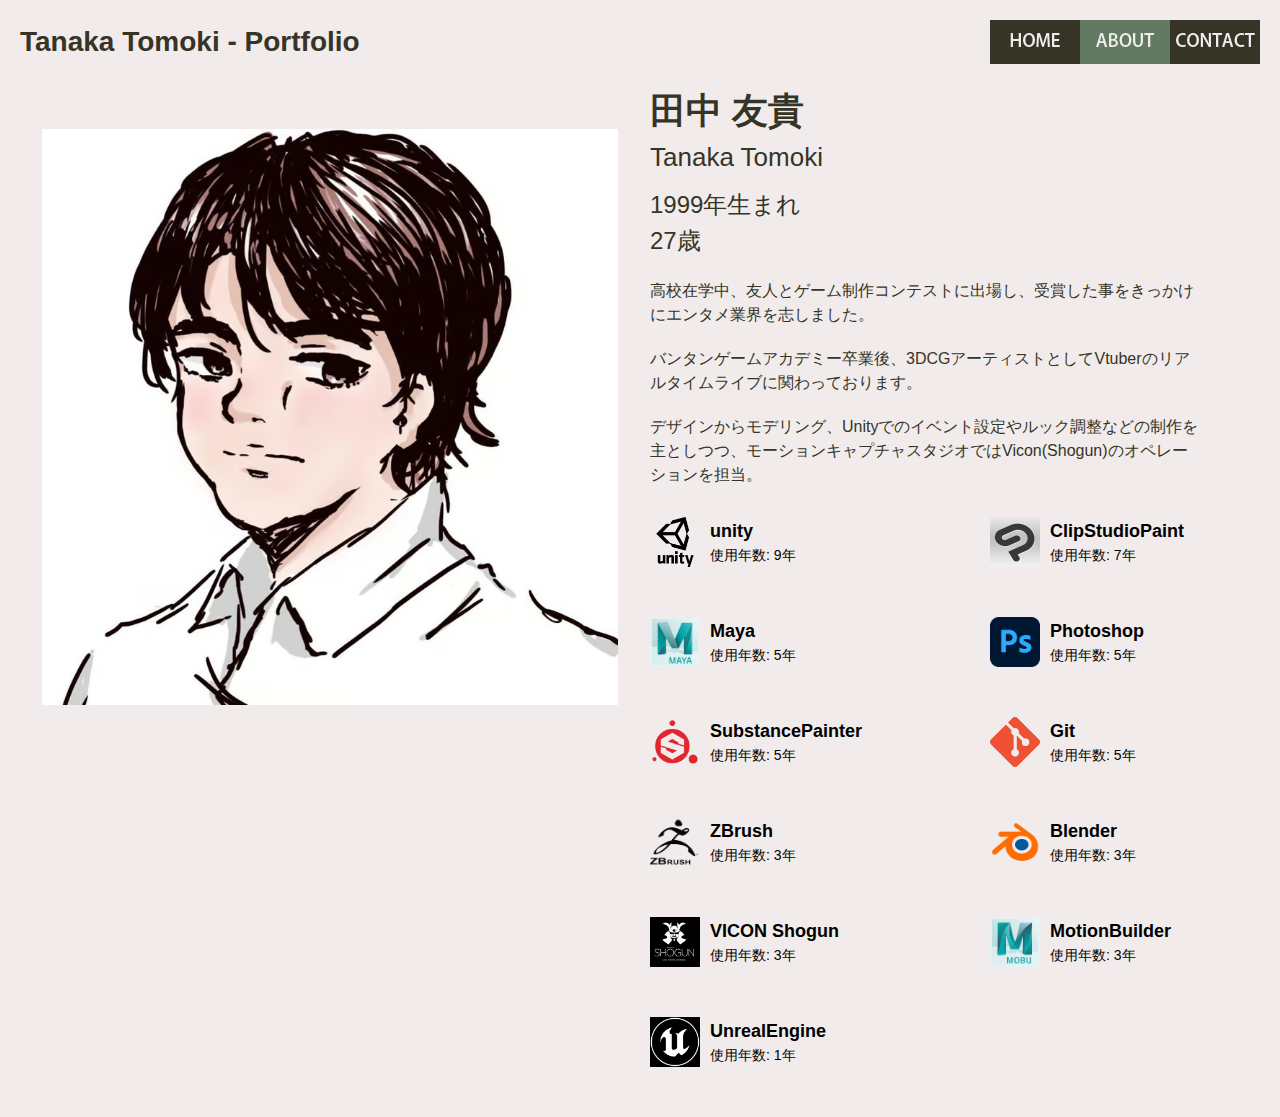
<file: about.html>
<!DOCTYPE html>
<html lang="ja">
<head>
    <meta name="viewport" content="width=device-width, initial-scale=1">
    <title>Tanaka Tomoki - Portfolio</title>
<link rel="stylesheet" media="all" href="css/ress.min.css" />
<link rel="stylesheet" media="all" href="css/style.css" />
<script src="js/jquery-3.6.0.min.js"></script>
<script src="js/style.js"></script>

<!-- Favicon -->
<link rel="icon" type="image/png" href="img/favicon.png">

</head>
<body id="about">
<header>    
    <div class="container">
        <div class="row">
            <div class="col span-12">
                <div class="head">
                    <a href="index.html"><h1>Tanaka Tomoki - Portfolio</h1></a>
                </div>
            </div>
        </div>
        <div class="row">
            <div class="col span-12">
                <nav>
                    <div id="open"></div>
                    <div id="close"></div>    
                    <div id="navi">
                        <ul>
                            <li id="nav_home"><a href="index.html">Home</a></li>
                            <li id="nav_about"><a href="about.html">About</a></li>
                            <li id="nav_contact"><a href="contact.html">Contact</a></li>
                        </ul>
                    </div>
                </nav>
            </div>
        </div>
    </div>
</header>
<div id="mainpro">
    <div id="profileimg">
        <img src="img/tomoki-image.jpg" alt="">
    </div>
    <div id="name">
        <h1>田中 友貴</h1><p>Tanaka Tomoki</p>
    </div>
    <div id="ago">
        <p>1999年生まれ<br><span id="age"></span>歳</p>
    </div>
    <div id="introduction">
        <p>高校在学中、友人とゲーム制作コンテストに出場し、受賞した事をきっかけにエンタメ業界を志しました。</p>
        <p>バンタンゲームアカデミー卒業後、3DCGアーティストとしてVtuberのリアルタイムライブに関わっております。</p>
        <p>デザインからモデリング、Unityでのイベント設定やルック調整などの制作を主としつつ、モーションキャプチャスタジオではVicon(Shogun)のオペレーションを担当。</p>
    </div>
</div>
<div id="app-container">
    <div class="app-item">
        <img src="img/icon/unity.png" alt="" class="app-icon">
        <div class="app-info">
            <h3>unity</h3>
            <p>使用年数: 9年</p>
        </div>
    </div>
    <div class="app-item">
        <img src="img/icon/clipstudiopaint.jpg" alt="" class="app-icon">
        <div class="app-info">
            <h3>ClipStudioPaint</h3>
            <p>使用年数: 7年</p>
        </div>
    </div>
    <div class="app-item">
        <img src="img/icon/Maya.png" alt="" class="app-icon">
        <div class="app-info">
            <h3>Maya</h3>
            <p>使用年数: 5年</p>
        </div>
    </div>
    <div class="app-item">
        <img src="img/icon/Adobe_Photosho.png" alt="" class="app-icon">
        <div class="app-info">
            <h3>Photoshop</h3>
            <p>使用年数: 5年</p>
        </div>
    </div>
    <div class="app-item">
        <img src="img/icon/substance-painter.png" alt="" class="app-icon">
        <div class="app-info">
            <h3>SubstancePainter</h3>
            <p>使用年数: 5年</p>
        </div>
    </div>
    <div class="app-item">
        <img src="img/icon/git.png" alt="" class="app-icon">
        <div class="app-info">
            <h3>Git</h3>
            <p>使用年数: 5年</p>
        </div>
    </div>
    <div class="app-item">
        <img src="img/icon/zbrush.png" alt="" class="app-icon">
        <div class="app-info">
            <h3>ZBrush</h3>
            <p>使用年数: 3年</p>
        </div>
    </div>
    <div class="app-item">
        <img src="img/icon/blender.png" alt="" class="app-icon">
        <div class="app-info">
            <h3>Blender</h3>
            <p>使用年数: 3年</p>
        </div>
    </div>
    <div class="app-item">
        <img src="img/icon/shogun.png" alt="" class="app-icon">
        <div class="app-info">
            <h3>VICON Shogun</h3>
            <p>使用年数: 3年</p>
        </div>
    </div>
    <div class="app-item">
        <img src="img/icon/motionbuilder.jpg" alt="" class="app-icon">
        <div class="app-info">
            <h3>MotionBuilder</h3>
            <p>使用年数: 3年</p>
        </div>
    </div>
    <div class="app-item">
        <img src="img/icon/ue.png" alt="" class="app-icon">
        <div class="app-info">
            <h3>UnrealEngine</h3>
            <p>使用年数: 1年</p>
        </div>
    </div>
</div>
<p id="pagetop"><a href="#">TOP</a></p>
<!-- 外部JavaScriptファイルを読み込む -->
<script src="js/age.js"></script>
</body>
</html>
</file>
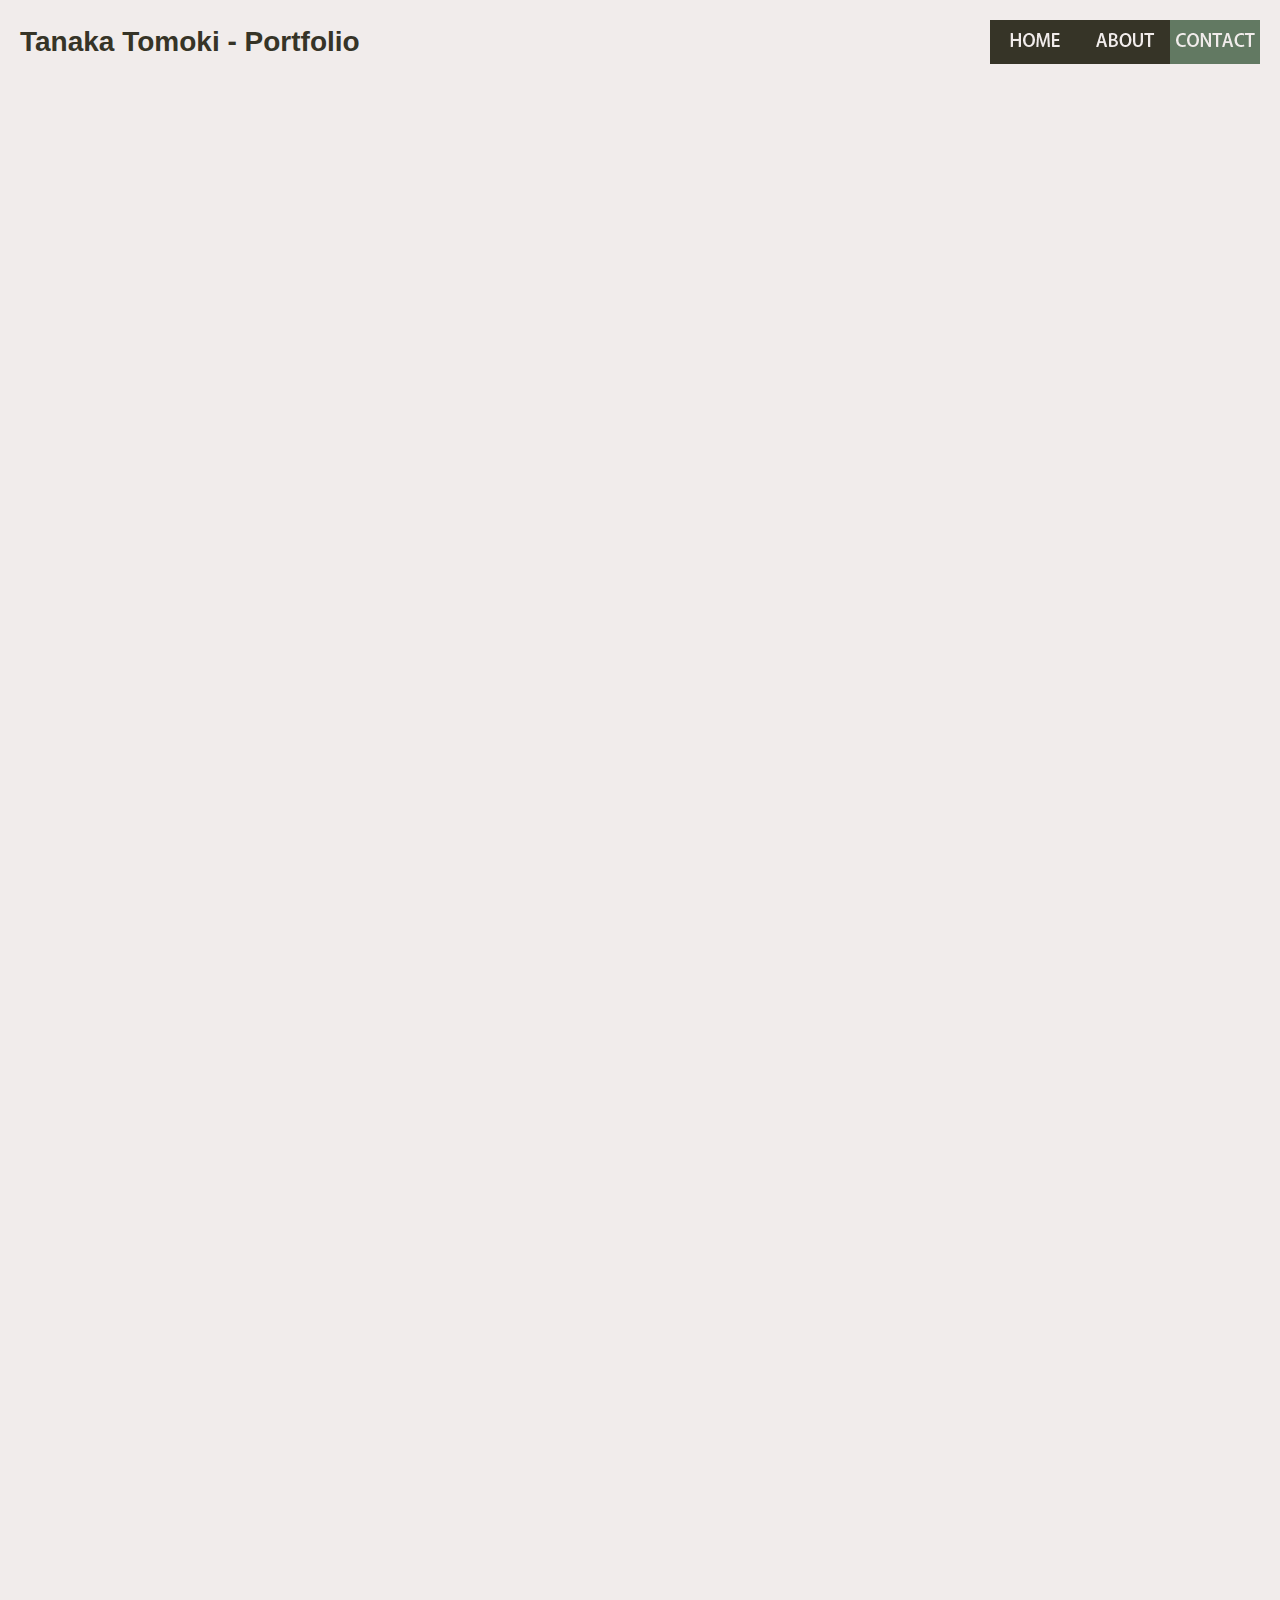
<file: contact.html>
<!DOCTYPE html>
<html lang="ja">
<head>
    <meta name="viewport" content="width=device-width, initial-scale=1">
    <title>Tanaka Tomoki - Portfolio</title>
<link rel="stylesheet" media="all" href="css/ress.min.css" />
<link rel="stylesheet" media="all" href="css/style.css" />
<script src="js/jquery-3.6.0.min.js"></script>
<script src="js/style.js"></script>

<!-- Favicon -->
<link rel="icon" type="image/png" href="img/favicon.png">

</head>
<body id="contact">
<header>    
    <div class="container">
        <div class="row">
            <div class="col span-12">
                <div class="head">
                    <a href="index.html"><h1>Tanaka Tomoki - Portfolio</h1></a>
                </div>
            </div>
        </div>
        <div class="row">
            <div class="col span-12">
                <nav>
                    <div id="open"></div>
                    <div id="close"></div>    
                    <div id="navi">
                        <ul>
                            <li id="nav_home"><a href="index.html">Home</a></li>
                            <li id="nav_about"><a href="about.html">About</a></li>
                            <li id="nav_contact"><a href="contact.html">Contact</a></li>
                        </ul>
                    </div>
                </nav>
            </div>
        </div>
    </div>
</header>
<div id="form">
    <!-- Googleフォームの埋め込みコード -->
    <iframe src="https://docs.google.com/forms/d/e/1FAIpQLSf-tSkqiS3Gkuakbt966SsnDyzEv0uUDKF7VqJC8Mk20ump-g/viewform?embedded=true" width="640" height="1776" frameborder="0" marginheight="0" marginwidth="0">読み込んでいます…</iframe>
</div>
<p id="pagetop"><a href="#">TOP</a></p>
</body>
</html>
</file>
<file: css/style.css>
@charset "utf-8";
@import url(guid.css);

/* 共通の基本スタイル */
header {
    padding: 20px;
}

.head a {
    text-decoration: none; /* リンクの下線を消す */
}

nav ul {
    list-style-type: none;
    margin: 0;
    padding-right: 0;
    overflow: hidden;
    display: flex; /* 横並びにするため */
}

nav ul li {
    width: 90px;
    float: right;
    text-align: center; /* メニューアイテムを中央揃え */
}

nav ul li a {
    display: block;
    height: 0;
    padding-top: 44px;
    overflow: hidden;
}

nav ul li#nav_home a {
    background-image: url(../img/navi/nav1.png);
}

nav ul li#nav_about a {
    background-image: url(../img/navi/nav2.png);
}

nav ul li#nav_contact a {
    background-image: url(../img/navi/nav3.png);
}

#home #nav_home a, #about #nav_about a, #contact #nav_contact a, nav ul li a:hover {
    background-position: 0 -45px;
}

#mainimg {
    text-align: center; /* 水平中央揃え */
    margin-top: 45px;
    margin-bottom: 50px; /* 画像とメニューの間の余白を追加（必要に応じて調整） */
    display: flex;
    flex-wrap: wrap;
    gap: 8px; /* 画像間のスペースを30pxに設定（必要に応じて調整） */
    justify-content: center; /* 画像を中央に配置 */
}

#mainimg img {
    width: 90%; /* 幅を指定 */
    height: auto; /* 高さを自動調整 */
    display: inline-block; /* 画像をインラインブロックとして表示 */
    cursor: pointer; /* クリック可能であることを示す */
}

/* モーダルのスタイル */
.modal {
    display: none; /* 初期状態では非表示 */
    position: fixed;
    z-index: 1; /* 最前面に表示 */
    left: 0;
    top: 0;
    width: 100%;
    height: 100%;
    overflow: auto;
    background-color: rgba(0, 0, 0, 0.8); /* 背景を薄暗く */
}

/* モーダルのコンテンツ */
.modal-content {
    position: relative;
    margin: 10% auto;
    padding: 20px;
    background-color: #fff;
    border-radius: 10px;
    max-width: 80%;
    text-align: left;
}

/* モーダルのタイトル */
.modal-title {
    font-size: 36px;
    margin: 10px 0;
    color: #333;
}

/* モーダルの説明文 */
.modal-description {
    font-size: 24px;
    color: #555;
    margin: 10px 0;
}

/* 閉じるボタン */
.close {
    position: absolute;
    top: 10px;
    right: 20px;
    color: #aaa;
    font-size: 30px;
    font-weight: bold;
    cursor: pointer;
}

.close:hover,
.close:focus {
    color: #000;
    text-decoration: none;
    cursor: pointer;
}

/* モーダル内の画像と説明文を横並びにするコンテナ */
.modal-description-container {
    display: flex; /* 横並びレイアウト */
    justify-content: space-between;
    gap: 10px; /* 左右の間隔 */
    min-height: 150px; /* 最小高さを設定 */
    align-items: flex-start; /* 説明文が長くても画像コンテナが縮まらないようにする */
}

/* モーダル内の小さい画像のコンテナ */
.small-images {
    display: grid; /* グリッドレイアウト */
    grid-template-columns: repeat(5, 1fr); /* 3列に配置 */
    grid-gap: 5px; /* 画像間の隙間 */
    max-height: 80px; /* 画像の最大高さを設定 */
    overflow-y: auto; /* 高さが超えた場合にスクロール */
    width: 300px; /* 固定された幅 */
    height: 150px; /* 固定された高さ */
}

/* 小さい画像 */
.small-image {
    width: 50px; /* 画像の幅を親要素に合わせる */
    height: auto; /* 高さは自動調整 */
    max-height: 50px; /* 画像の最大高さを設定（必要に応じて調整） */
    object-fit: cover; /* 画像のアスペクト比を維持しつつ、枠にフィットさせる */
}

.link-img {
    text-align: center; /* 水平中央揃え */
    margin-top: 45px;
    display: flex;
    flex-wrap: wrap;
    gap: 8px; /* 画像間のスペースを30pxに設定（必要に応じて調整） */
    justify-content: center; /* 画像を中央に配置 */
}

.link-img video {
    width: 90%;
    max-width: 800px;
    height: auto;
    margin: 20px auto;
    display: block; /* 中央に表示させるために block に */
    border-radius: 10px;
}

.video-container {
    position: relative;
    width: 100%;
    padding-bottom: 56.25%; /* 16:9のアスペクト比 */
    height: 0;
    overflow: hidden;
    max-width: 90%; /* 親要素にフィットさせる */
}

.video-container iframe {
    position: absolute;
    top: 0;
    left: 0;
    width: 100%;
    height: 100%;
    border: none;
}

#profileimg {
    text-align: center; /* 水平中央揃え */
    margin-top: 45px;
    margin-bottom: 50px; /* 画像とメニューの間の余白を追加（必要に応じて調整） */
    gap: 30px; /* 画像間のスペースを30pxに設定（必要に応じて調整） */
    float: left;
    margin-left: 10px;
}

#profileimg img {
    width: 90%; /* 幅を指定 */
    height: auto; /* 高さを自動調整 */
    display: inline-block; /* 画像をインラインブロックとして表示 */
}

#mainpro {
    color: #363427; /* テキストの色を設定 */
}

#profileimg {
    width: 50%; /* 画像の幅を親要素の50%に設定 */
    height: auto; /* 画像の高さは自動で調整（アスペクト比を維持） */
    flex-shrink: 0; /* 画像のサイズが縮小しないように設定 */
}

#name h1 {
    font-size: 36px; /* 名前の文字サイズを32pxに設定 */
    margin: 0; /* デフォルトのマージンを削除 */
    padding: 0; /* デフォルトのパディングを削除 */
}

#name p {
    font-size: 26px; /* 英語名の文字サイズを20pxに設定 */
    margin: 0; /* マージンを削除して隙間を調整 */
    margin-bottom: 10px; /* 英語名の下に10pxのマージンを追加 */
}

#ago p {
    font-size: 24px; /* 年齢の文字サイズを18pxに設定 */
}

#introduction {
    margin-top: 24px; /* 紹介文とその他の部分の間に20pxのスペースを追加 */
    width: 90%; /* 紹介文が親要素の幅いっぱいに広がるように設定 */
    margin: 0 50px 0 50px;
}

#introduction p {
    font-size: 16px; /* 紹介文の文字サイズを16pxに設定 */
}

#app-container {
    display: grid; /* グリッドレイアウトを使用 */
    grid-template-columns: repeat(2, 1fr); /* 2列のレイアウトに設定 */
    gap: 50px; /* アイコン間に20pxの隙間を追加 */
    margin: 30px 0 50px 50px;
}

.app-item {
    display: flex; /* アイコンとテキストを横並びにする */
    align-items: center; /* アイコンとテキストを縦方向に中央揃え */
}

.app-icon {
    width: 50px; /* アイコンのサイズを50pxに設定 */
    height: 50px; /* アイコンの高さを50pxに設定 */
    margin-right: 10px; /* アイコンとテキストの間に10pxのスペースを追加 */
}

.app-info {
    display: flex;
    flex-direction: column; /* テキスト（名前と使用年数）を縦に並べる */
}

.app-info h3 {
    font-size: 18px; /* 名前のフォントサイズを18pxに設定 */
    margin: 0; /* デフォルトのマージンを削除 */
}

.app-info p {
    font-size: 14px; /* 使用年数のフォントサイズを14pxに設定 */
    margin: 0; /* デフォルトのマージンを削除 */
}

#form {
    text-align: center;
}

/*ページトップへ戻るボタン
-------------------------------------*/
#pagetop {
    position: fixed;
    bottom: 15px;
    right: 15px;
    display: none; /* 初期状態では非表示 */
}
#pagetop a {
    display: block;
    background: url(../img/navi/top.png);
    background-repeat: no-repeat;
    background-size: contain;
    width: 50px;
    padding: 10px 5px;
    text-indent: -9999px; /* テキストを非表示にする */
}

/* PC版で横並びにする */
@media screen and (min-width: 769px) {
    header .container {
        display: flex;
        justify-content: space-between; /* 左右にスペースを確保 */
        align-items: center;
    }

    .head {
        flex: 1;
    }

    #navi {
        display: block; /* メニューを常に表示 */
    }

    /* MENUボタンは非表示 */
    #open, #close {
        display: none !important;
    }
}

/* PC版で横並びにする */
@media screen and (min-width: 769px) {
    header .container {
        display: flex;
        justify-content: space-between; /* 左右にスペースを確保 */
        align-items: center;
    }

    .head {
        flex: 1;
    }

    #navi {
        display: block; /* メニューを常に表示 */
    }

    /* ハンバーガーメニュー（#open と #close）は非表示にする */
    #open, #close {
        display: none !important;
    }
}

@media screen and (min-width: 769px){
    /* PC時はMENUボタンを非表示 */
    #open, #close {
        display: none !important;
    }
    
    #navi {
        display: block !important;
    }
}

/* スマホ版の設定 */
@media screen and (max-width: 768px){
    .head {
        flex-direction: column;
        text-align: left;
        margin-bottom: 20px;
    }

    .head #open, #close {
        position: absolute;
        top: 28px;
        right: 12px; /* 右側にアイコンを配置 */
    }

    nav ul {
        flex-direction: column;
    }
    
    nav li {
        padding-top: 0;
        border-bottom: 1px solid var(--border-color);
        margin-bottom: 0;
    }

    /* スマホ時はMENUボタンを表示 */
    #open {
        display: block;
        background: url(../img/navi/hum1.png);
        background-repeat: no-repeat;
        background-size: contain;
        width: 50px;
        height: 50px;
        border: none;
        position: absolute;
        top: 20px;
        right: 12px; /* ハンバーガーアイコンを右に表示 */
    }

    #close {
        display: block;
        background: url(../img/navi/hum2.png);
        background-repeat: no-repeat;
        background-size: contain;
        width: 50px;
        height: 50px;
        border: none;
        position: absolute;
        top: 20px;
        right: 12px; /* ハンバーガーアイコンを右に表示 */
    }

    /* スマホ時はメニューを非表示 */
    #navi {
        display: none;
        position: absolute;
        top: 0;
        right: 60px; /* ハンバーガーアイコンの左横に配置 */
        margin-top: 20px;
        width: 90px; /* 幅を調整 */
        height: 135px;
        box-shadow: 2px 0px 5px rgba(0, 0, 0, 0.1); /* 必要に応じて影を追加 */
    }

    /* ハンバーガーメニューをクリックしたときにナビを表示 */
    #open:checked ~ #navi {
        display: block; /* ナビゲーションを表示 */
    }
}
</file>
<file: css/ress.min.css>
/*!
 * ress.css • v1.2.2
 * MIT License
 * github.com/filipelinhares/ress
 */html{box-sizing:border-box;overflow-y:scroll;-webkit-text-size-adjust:100%}*,:after,:before{background-repeat:no-repeat;box-sizing:inherit}:after,:before{text-decoration:inherit;vertical-align:inherit}*{padding:0;margin:0}audio:not([controls]){display:none;height:0}hr{overflow:visible}article,aside,details,figcaption,figure,footer,header,main,menu,nav,section,summary{display:block}summary{display:list-item}small{font-size:80%}[hidden],template{display:none}abbr[title]{border-bottom:1px dotted;text-decoration:none}a{background-color:transparent;-webkit-text-decoration-skip:objects}a:active,a:hover{outline-width:0}code,kbd,pre,samp{font-family:monospace,monospace}b,strong{font-weight:bolder}dfn{font-style:italic}mark{background-color:#ff0;color:#000}sub,sup{font-size:75%;line-height:0;position:relative;vertical-align:baseline}sub{bottom:-.25em}sup{top:-.5em}input{border-radius:0}[role=button],[type=button],[type=reset],[type=submit],button{cursor:pointer}[disabled]{cursor:default}[type=number]{width:auto}[type=search]{-webkit-appearance:textfield}[type=search]::-webkit-search-cancel-button,[type=search]::-webkit-search-decoration{-webkit-appearance:none}textarea{overflow:auto;resize:vertical}button,input,optgroup,select,textarea{font:inherit}optgroup{font-weight:700}button{overflow:visible}[type=button]::-moz-focus-inner,[type=reset]::-moz-focus-inner,[type=submit]::-moz-focus-inner,button::-moz-focus-inner{border-style:0;padding:0}[type=button]::-moz-focus-inner,[type=reset]::-moz-focus-inner,[type=submit]::-moz-focus-inner,button:-moz-focusring{outline:1px dotted ButtonText}[type=reset],[type=submit],button,html [type=button]{-webkit-appearance:button}button,select{text-transform:none}button,input,select,textarea{background-color:transparent;border-style:none;color:inherit}select{-moz-appearance:none;-webkit-appearance:none}select::-ms-expand{display:none}select::-ms-value{color:currentColor}legend{border:0;color:inherit;display:table;max-width:100%;white-space:normal}::-webkit-file-upload-button{-webkit-appearance:button;font:inherit}[type=search]{-webkit-appearance:textfield;outline-offset:-2px}img{border-style:none}progress{vertical-align:baseline}svg:not(:root){overflow:hidden}audio,canvas,progress,video{display:inline-block}@media screen{[hidden~=screen]{display:inherit}[hidden~=screen]:not(:active):not(:focus):not(:target){position:absolute!important;clip:rect(0 0 0 0)!important}}[aria-busy=true]{cursor:progress}[aria-controls]{cursor:pointer}[aria-disabled]{cursor:default}::-moz-selection{background-color:#b3d4fc;color:#000;text-shadow:none}::selection{background-color:#b3d4fc;color:#000;text-shadow:none}
</file>
